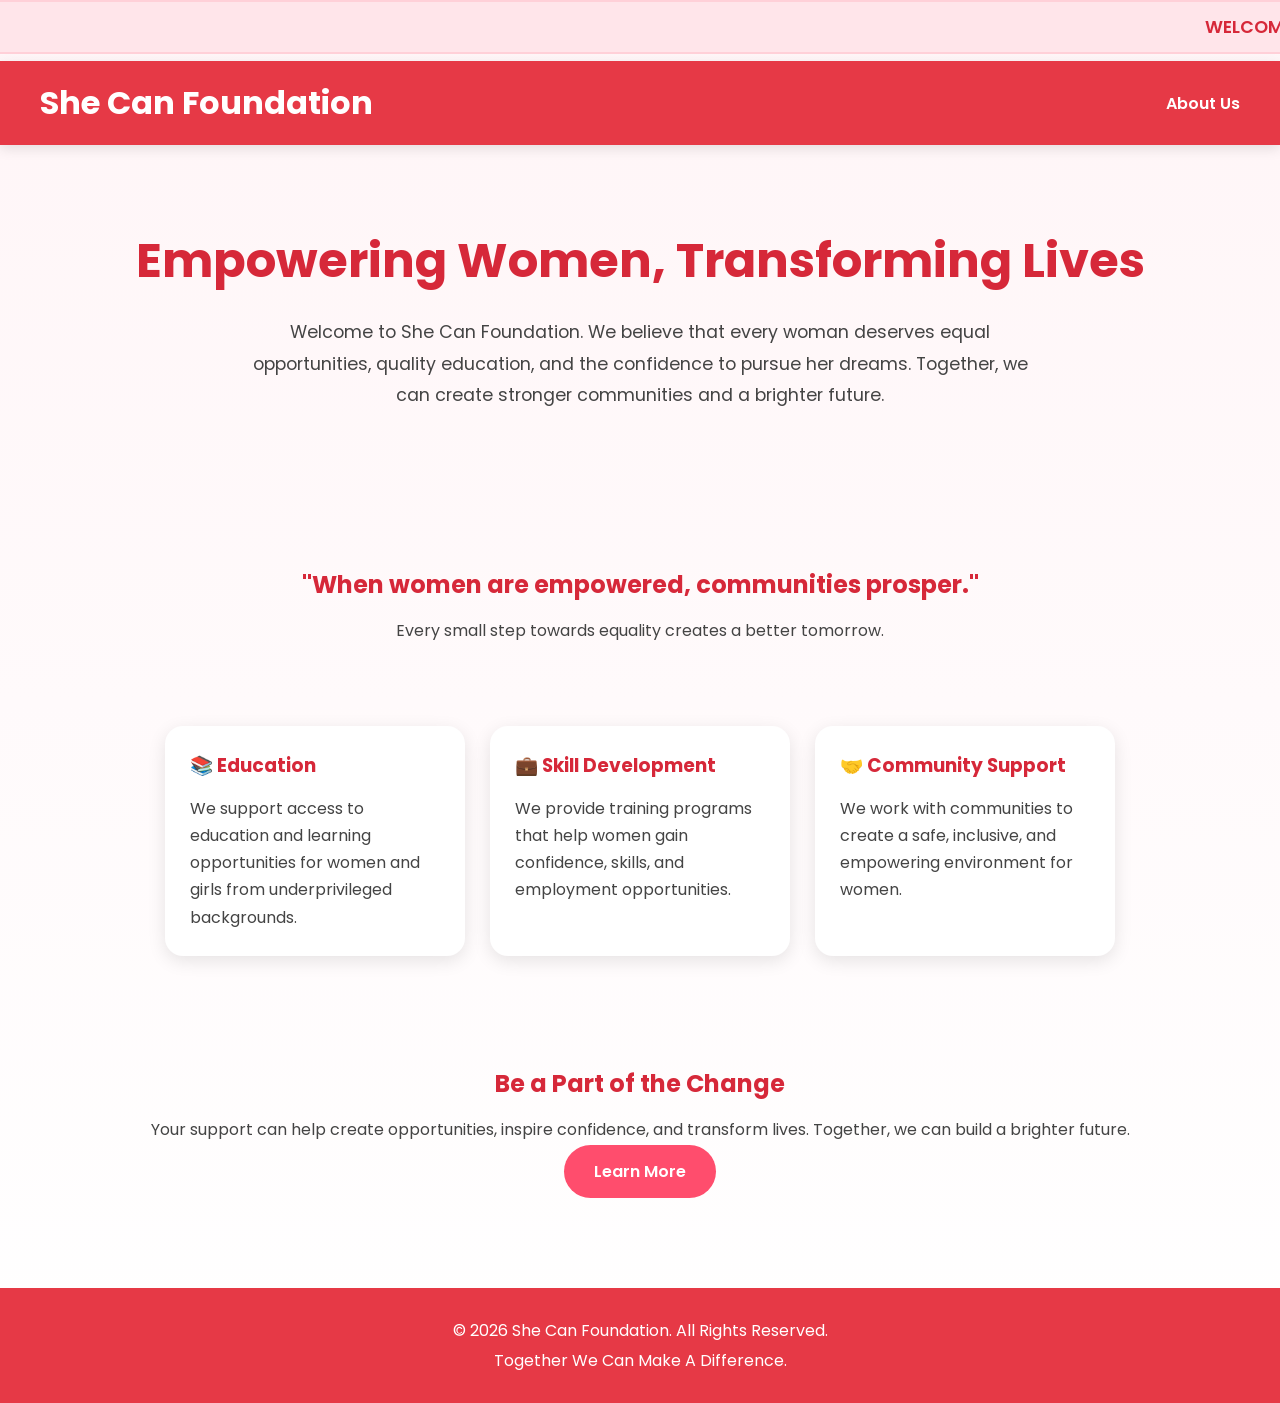
<file: home.html>
<!DOCTYPE html>
<html lang="en">
<head>
    <meta charset="UTF-8">
    <meta name="viewport" content="width=device-width, initial-scale=1.0">
    <title>Home - She Can Foundation</title>
    <link rel="stylesheet" href="style.css">
</head>
<body>

    <marquee>WELCOME TO SHE CAN FOUNDATION! TOGETHER WE CAN EMPOWER WOMEN AND CHANGE LIVES.</marquee>

    <nav>
        <h2>She Can Foundation</h2>

        <ul>
            <li><a href="index.html">About Us</a></li>
        </ul>
    </nav>

    <!-- Hero Section -->
    <section class="home">
        <h1>Empowering Women, Transforming Lives</h1>

        <p>
            Welcome to She Can Foundation. We believe that every woman deserves equal opportunities, quality education, and the confidence to pursue her dreams. Together, we can create stronger communities and a brighter future.
        </p>
    </section>

    <!-- Inspirational Quote -->
    <section class="quote-section">
        <h2>"When women are empowered, communities prosper."</h2>
        <p>Every small step towards equality creates a better tomorrow.</p>
    </section>

    <!-- Mission Cards -->
    <section class="cards-section">

        <div class="card">
            <h3>📚 Education</h3>
            <p>
                We support access to education and learning opportunities
                for women and girls from underprivileged backgrounds.
            </p>
        </div>

        <div class="card">
            <h3>💼 Skill Development</h3>
            <p>
                We provide training programs that help women gain
                confidence, skills, and employment opportunities.
            </p>
        </div>

        <div class="card">
            <h3>🤝 Community Support</h3>
            <p>
                We work with communities to create a safe, inclusive,
                and empowering environment for women.
            </p>
        </div>

    </section>

    <!-- Call to Action -->
    <section class="quote-section">
        <h2>Be a Part of the Change</h2>
        <p>
            Your support can help create opportunities, inspire confidence,
            and transform lives. Together, we can build a brighter future.
        </p>

        <a href="index.html" class="btn">Learn More</a>
    </section>

    <!-- Footer -->
    <footer>
        <p>© 2026 She Can Foundation. All Rights Reserved.</p>
        <p>Together We Can Make A Difference.</p>
    </footer>

</body>
</html>
</file>
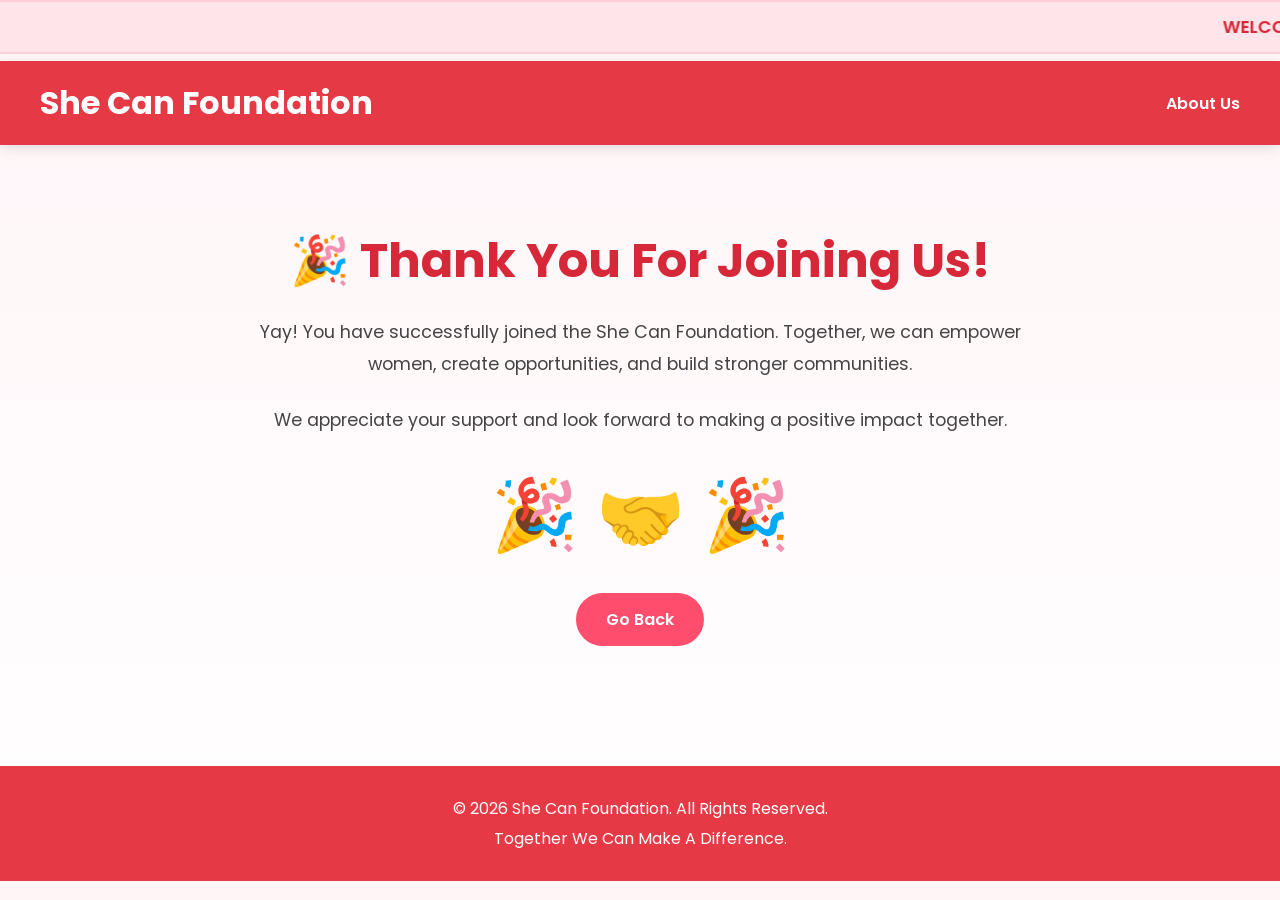
<file: joinus.html>
<!DOCTYPE html>
<html lang="en">
<head>
    <meta charset="UTF-8">
    <meta name="viewport" content="width=device-width, initial-scale=1.0">
    <title>Thank You - She Can Foundation</title>
    <link rel="stylesheet" href="style.css">
</head>
<body>

    <marquee>WELCOME TO SHE CAN FOUNDATION!</marquee>

    <nav>
        <h2>She Can Foundation</h2>

        <ul>
            <li><a href="index.html">About Us</a></li>
        </ul>
    </nav>

    <section class="home">
    <h1>🎉 Thank You For Joining Us!</h1>

    <p>
        Yay! You have successfully joined the She Can Foundation.
        Together, we can empower women, create opportunities,
        and build stronger communities.
    </p>

    <p>
        We appreciate your support and look forward to making
        a positive impact together.
    </p>

    <div style="font-size:70px; margin:25px 0;">
        🎉 🤝 🎉
    </div>

    <a href="index.html" class="btn">Go Back</a>
</section>

    <footer>
        <p>© 2026 She Can Foundation. All Rights Reserved.</p>
        <p>Together We Can Make A Difference.</p>
    </footer>

</body>
</html>
</file>
<file: style.css>
/* Google Font */
@import url('https://fonts.googleapis.com/css2?family=Poppins:wght@300;400;500;600;700&display=swap');

/* Reset */
*{
    margin:0;
    padding:0;
    box-sizing:border-box;
    font-family:'Poppins', sans-serif;
}

/* Body */
body{
    background:linear-gradient(to bottom,#fff5f7,#ffffff);
    color:#444;
}

/* Welcome Marquee */
marquee{
    background:#ffe5ea;
    color:#d62839;
    font-size:1.1rem;
    font-weight:600;
    padding:12px;
    border-top:2px solid #ffd0d8;
    border-bottom:2px solid #ffd0d8;
}

/* Navigation */
nav{
    background:#e63946;
    color:white;
    display:flex;
    justify-content:space-between;
    align-items:center;
    padding:18px 40px;
    box-shadow:0 4px 12px rgba(0,0,0,0.1);
    position:sticky;
    top:0;
}

nav h2{
    font-size:2rem;
    font-weight:700;
}

nav ul{
    list-style:none;
}

nav ul li{
    display:inline-block;
    margin-left:20px;
}

nav ul li a{
    color:white;
    text-decoration:none;
    font-weight:600;
    transition:0.3s;
}

nav ul li a:hover{
    color:#ffe5ea;
}

/* Hero Banner */
.hero-banner{
    text-align:center;
    padding:70px 20px 40px;
}

.hero-banner h1{
    color:#d62839;
    font-size:3rem;
    margin-bottom:15px;
}

.hero-banner p{
    max-width:700px;
    margin:auto;
    font-size:1.1rem;
    line-height:1.8;
}

/* Home Section */
.home{
    text-align:center;
    padding:80px 20px;
    animation:fadeIn 1s ease-in;
}

.home h1{
    color:#d62839;
    font-size:3rem;
    margin-bottom:20px;
}

.home p{
    max-width:800px;
    margin:0 auto 25px;
    line-height:1.8;
    font-size:1.1rem;
}

/* About Section */
.about{
    text-align:center;
    padding:60px 20px;
    animation:fadeIn 1s ease-in;
}

.about h1{
    color:#d62839;
    font-size:2.5rem;
    margin-bottom:20px;
}

.about p{
    max-width:950px;
    margin:auto;
    line-height:1.9;
    font-size:1.05rem;
}

.image-section{
    text-align:center;
    margin:50px auto;
    padding:20px;
}

.image-section img{
    display:block;
    width:80%;
    max-width:700px;
    height:auto;
    margin:0 auto;
    border-radius:20px;
    box-shadow:0 10px 25px rgba(0,0,0,0.15);
}

/* Join Section */
.join-section{
    text-align:center;
    padding:40px 20px 60px;
}

.join-section h2{
    color:#d62839;
    margin-bottom:15px;
}

.join-section p{
    max-width:650px;
    margin:0 auto 25px;
    line-height:1.8;
}

/* Buttons */
.btn,
.join-btn{
    display:inline-block;
    background:#ff4d6d;
    color:white;
    text-decoration:none;
    padding:14px 30px;
    border-radius:50px;
    font-weight:600;
    transition:0.3s;
}

.btn:hover,
.join-btn:hover{
    background:#d62839;
    transform:translateY(-4px);
}

/* Quote Section */
.quote-section{
    text-align:center;
    padding:50px 20px;
}

.quote-section h2{
    color:#d62839;
    margin-bottom:15px;
}

.quote-section p{
    line-height:1.8;
}

/* Cards */
.cards-section{
    display:flex;
    justify-content:center;
    flex-wrap:wrap;
    gap:25px;
    padding:30px 20px 60px;
}

.card{
    width:300px;
    background:white;
    padding:25px;
    border-radius:18px;
    box-shadow:0 5px 18px rgba(0,0,0,0.1);
    transition:0.3s;
}

.card:hover{
    transform:translateY(-8px);
    box-shadow:0 10px 25px rgba(214,40,57,0.15);
}

.card h3{
    color:#d62839;
    margin-bottom:15px;
}

.card p{
    line-height:1.7;
}

/* Footer */
footer{
    background:#e63946;
    color:white;
    text-align:center;
    padding:25px;
    margin-top:40px;
}

footer p{
    margin:5px 0;
}

/* Animation */
@keyframes fadeIn{
    from{
        opacity:0;
        transform:translateY(20px);
    }
    to{
        opacity:1;
        transform:translateY(0);
    }
}

/* Responsive */
@media(max-width:768px){

    nav{
        flex-direction:column;
        gap:10px;
    }

    nav h2{
        font-size:1.5rem;
    }

    .hero-banner h1,
    .home h1{
        font-size:2rem;
    }

    .cards-section{
        flex-direction:column;
        align-items:center;
    }

    .image-section img{
        width:95%;
    }
}
</file>
